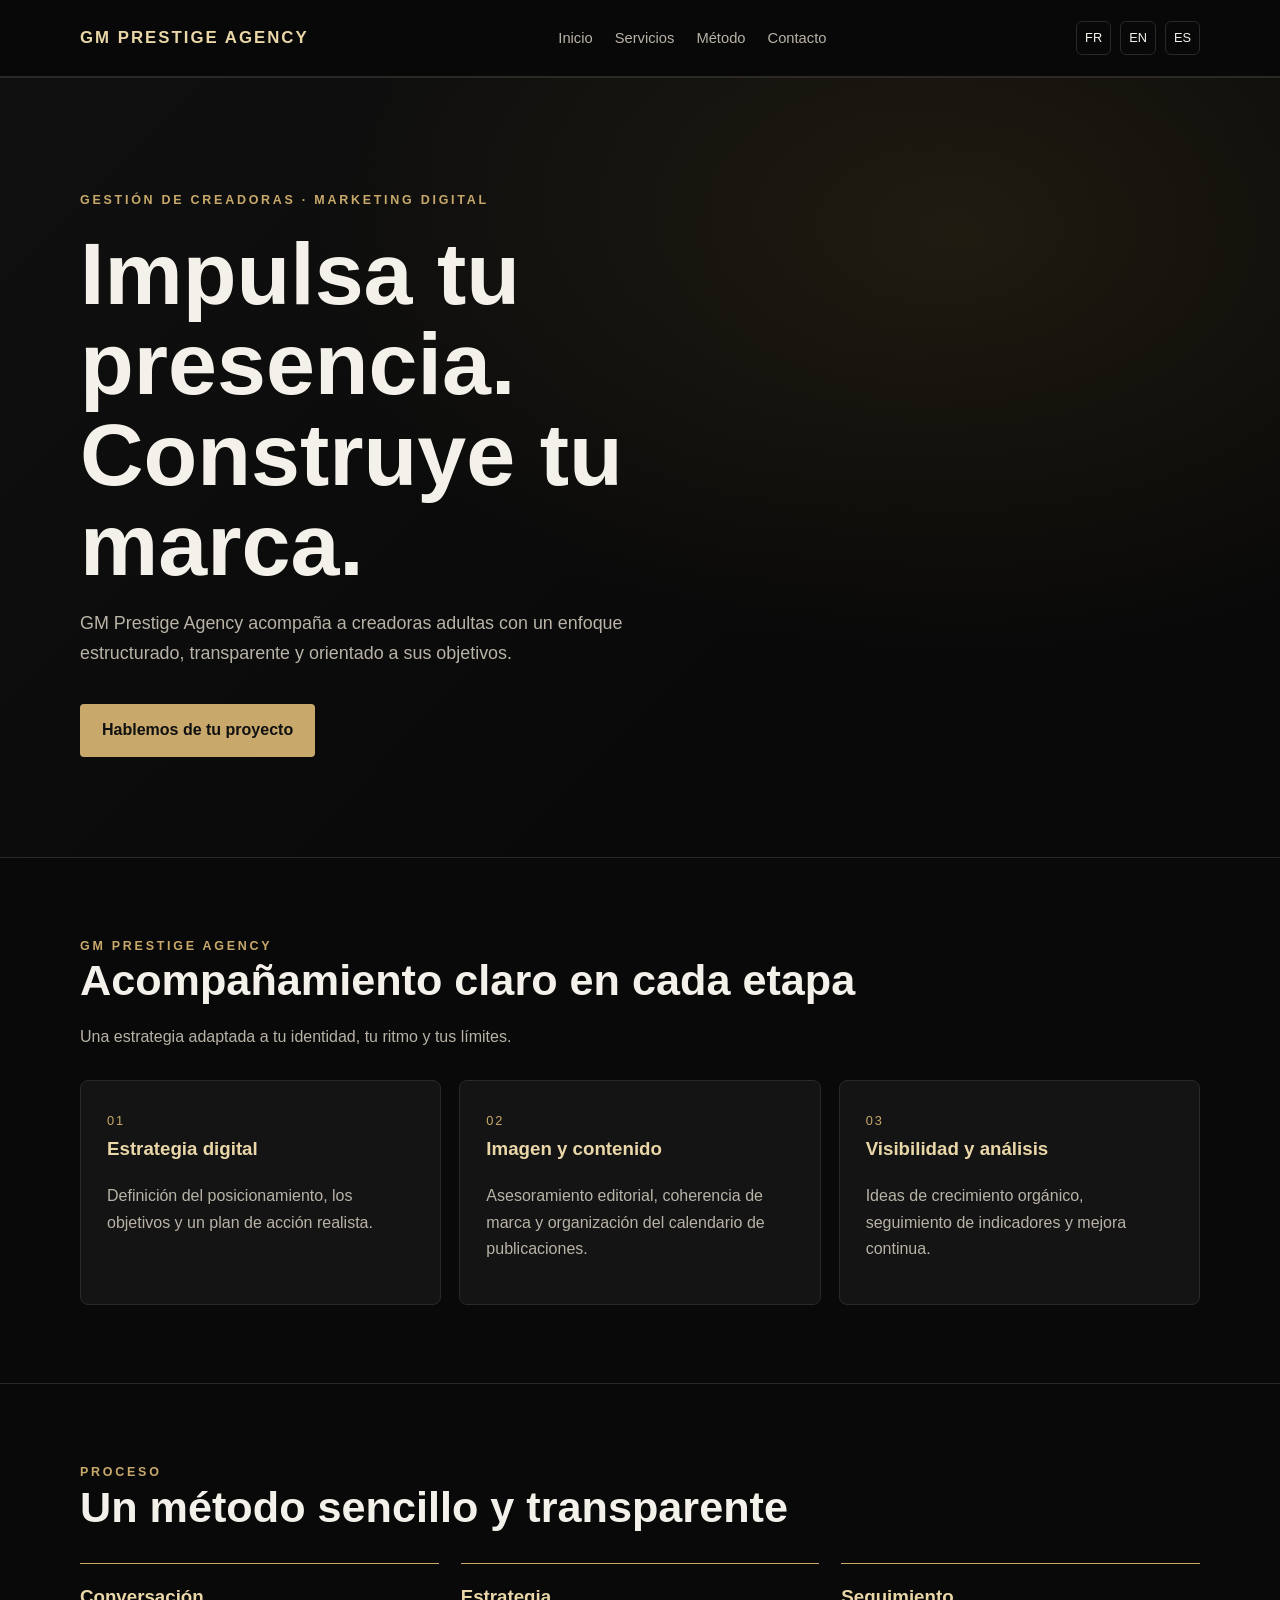
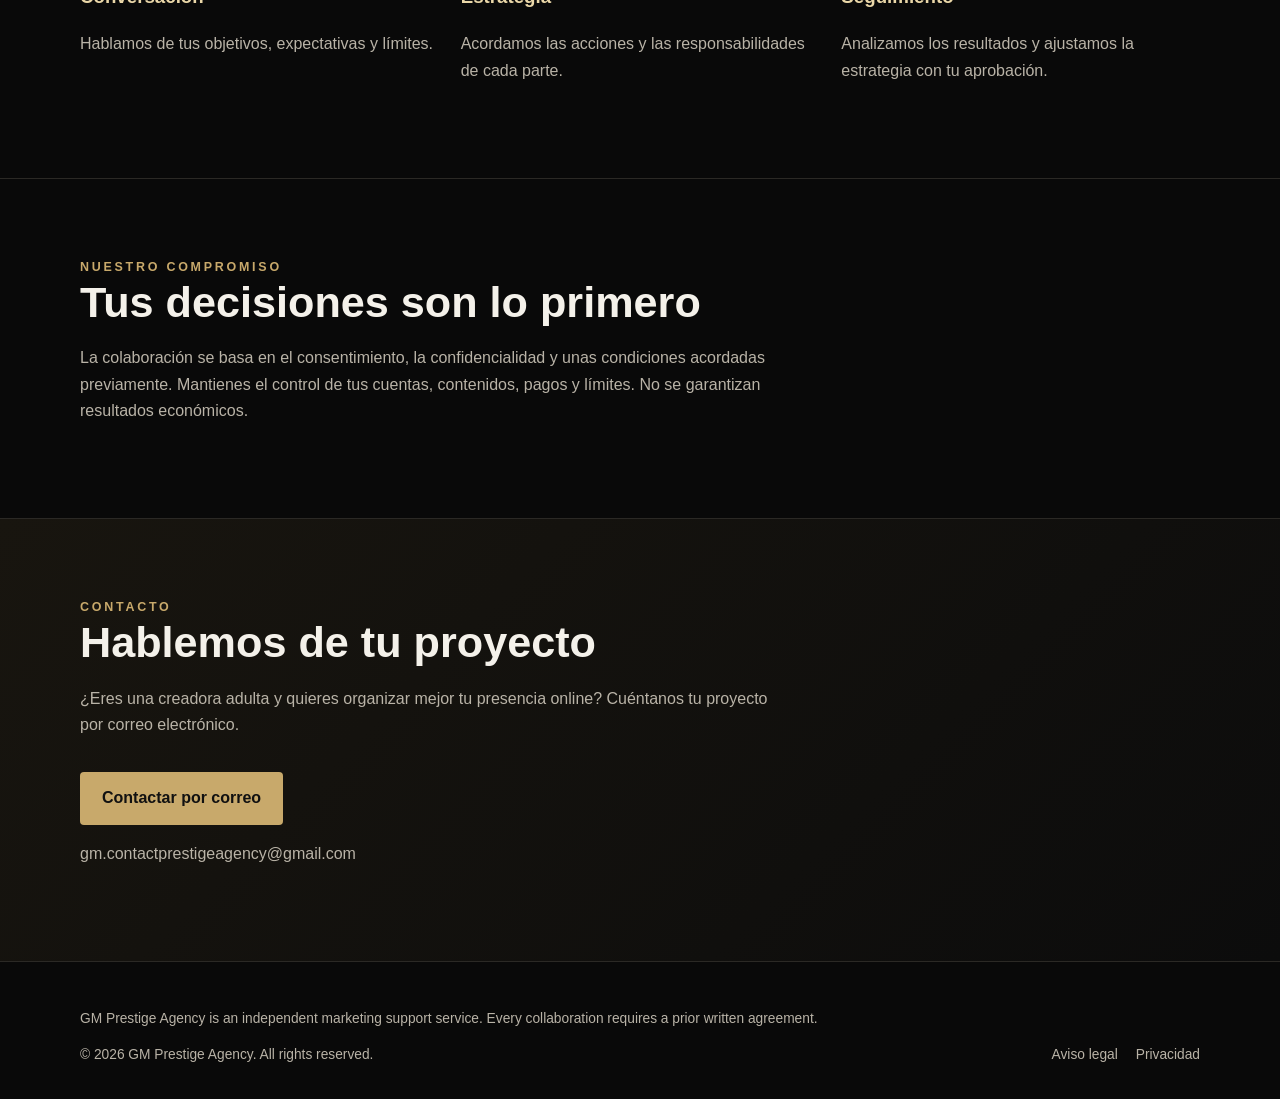
<file: index.html>
<!doctype html>
<html lang="es">
<head>
<meta charset="utf-8"><meta name="viewport" content="width=device-width,initial-scale=1">
<title>GM Prestige Agency | Marketing y desarrollo para creadoras</title><meta name="description" content="GM Prestige Agency acompaña a creadoras adultas con estrategia digital, visibilidad online y desarrollo estructurado de marca.">
<meta name="robots" content="index,follow"><meta name="theme-color" content="#090909">
<link rel="stylesheet" href="../assets/style.css">
</head>
<body>
<header><div class="wrap"><nav>
<a class="brand" href="../index.html">GM PRESTIGE AGENCY</a>
<div class="links"><a href="#home">Inicio</a><a href="#services">Servicios</a><a href="#method">Método</a><a href="#contact">Contacto</a></div>
<div class="lang"><a href="../index.html">FR</a><a href="../en/">EN</a><a href="../es/">ES</a></div>
</nav></div></header>
<main>
<section class="hero" id="home"><div class="wrap"><div class="eyebrow">Gestión de creadoras · Marketing digital</div><h1>Impulsa tu presencia. Construye tu marca.</h1><p>GM Prestige Agency acompaña a creadoras adultas con un enfoque estructurado, transparente y orientado a sus objetivos.</p><a class="btn" href="#contact">Hablemos de tu proyecto</a></div></section>
<section id="services"><div class="wrap"><div class="eyebrow">GM PRESTIGE AGENCY</div><h2>Acompañamiento claro en cada etapa</h2><p class="lead">Una estrategia adaptada a tu identidad, tu ritmo y tus límites.</p><div class="grid">
<article class="card"><span class="num">01</span><h3>Estrategia digital</h3><p>Definición del posicionamiento, los objetivos y un plan de acción realista.</p></article><article class="card"><span class="num">02</span><h3>Imagen y contenido</h3><p>Asesoramiento editorial, coherencia de marca y organización del calendario de publicaciones.</p></article><article class="card"><span class="num">03</span><h3>Visibilidad y análisis</h3><p>Ideas de crecimiento orgánico, seguimiento de indicadores y mejora continua.</p></article>
</div></div></section>
<section id="method"><div class="wrap"><div class="eyebrow">PROCESO</div><h2>Un método sencillo y transparente</h2><div class="steps">
<article class="step"><h3>Conversación</h3><p class="muted">Hablamos de tus objetivos, expectativas y límites.</p></article><article class="step"><h3>Estrategia</h3><p class="muted">Acordamos las acciones y las responsabilidades de cada parte.</p></article><article class="step"><h3>Seguimiento</h3><p class="muted">Analizamos los resultados y ajustamos la estrategia con tu aprobación.</p></article>
</div></div></section>
<section><div class="wrap"><div class="eyebrow">NUESTRO COMPROMISO</div><h2>Tus decisiones son lo primero</h2><p class="lead">La colaboración se basa en el consentimiento, la confidencialidad y unas condiciones acordadas previamente. Mantienes el control de tus cuentas, contenidos, pagos y límites. No se garantizan resultados económicos.</p></div></section>
<section class="contact" id="contact"><div class="wrap"><div class="eyebrow">CONTACTO</div><h2>Hablemos de tu proyecto</h2><p class="lead">¿Eres una creadora adulta y quieres organizar mejor tu presencia online? Cuéntanos tu proyecto por correo electrónico.</p><a class="btn" href="mailto:gm.contactprestigeagency@gmail.com?subject=GM%20Prestige%20Agency">Contactar por correo</a><p class="muted">gm.contactprestigeagency@gmail.com</p></div></section>
</main>
<footer><div class="wrap"><p>GM Prestige Agency is an independent marketing support service. Every collaboration requires a prior written agreement.</p><div class="foot"><span>© 2026 GM Prestige Agency. All rights reserved.</span><div class="footlinks"><a href="../mentions-legales.html">Aviso legal</a><a href="../confidentialite.html">Privacidad</a></div></div></div></footer>
</body></html>
</file>
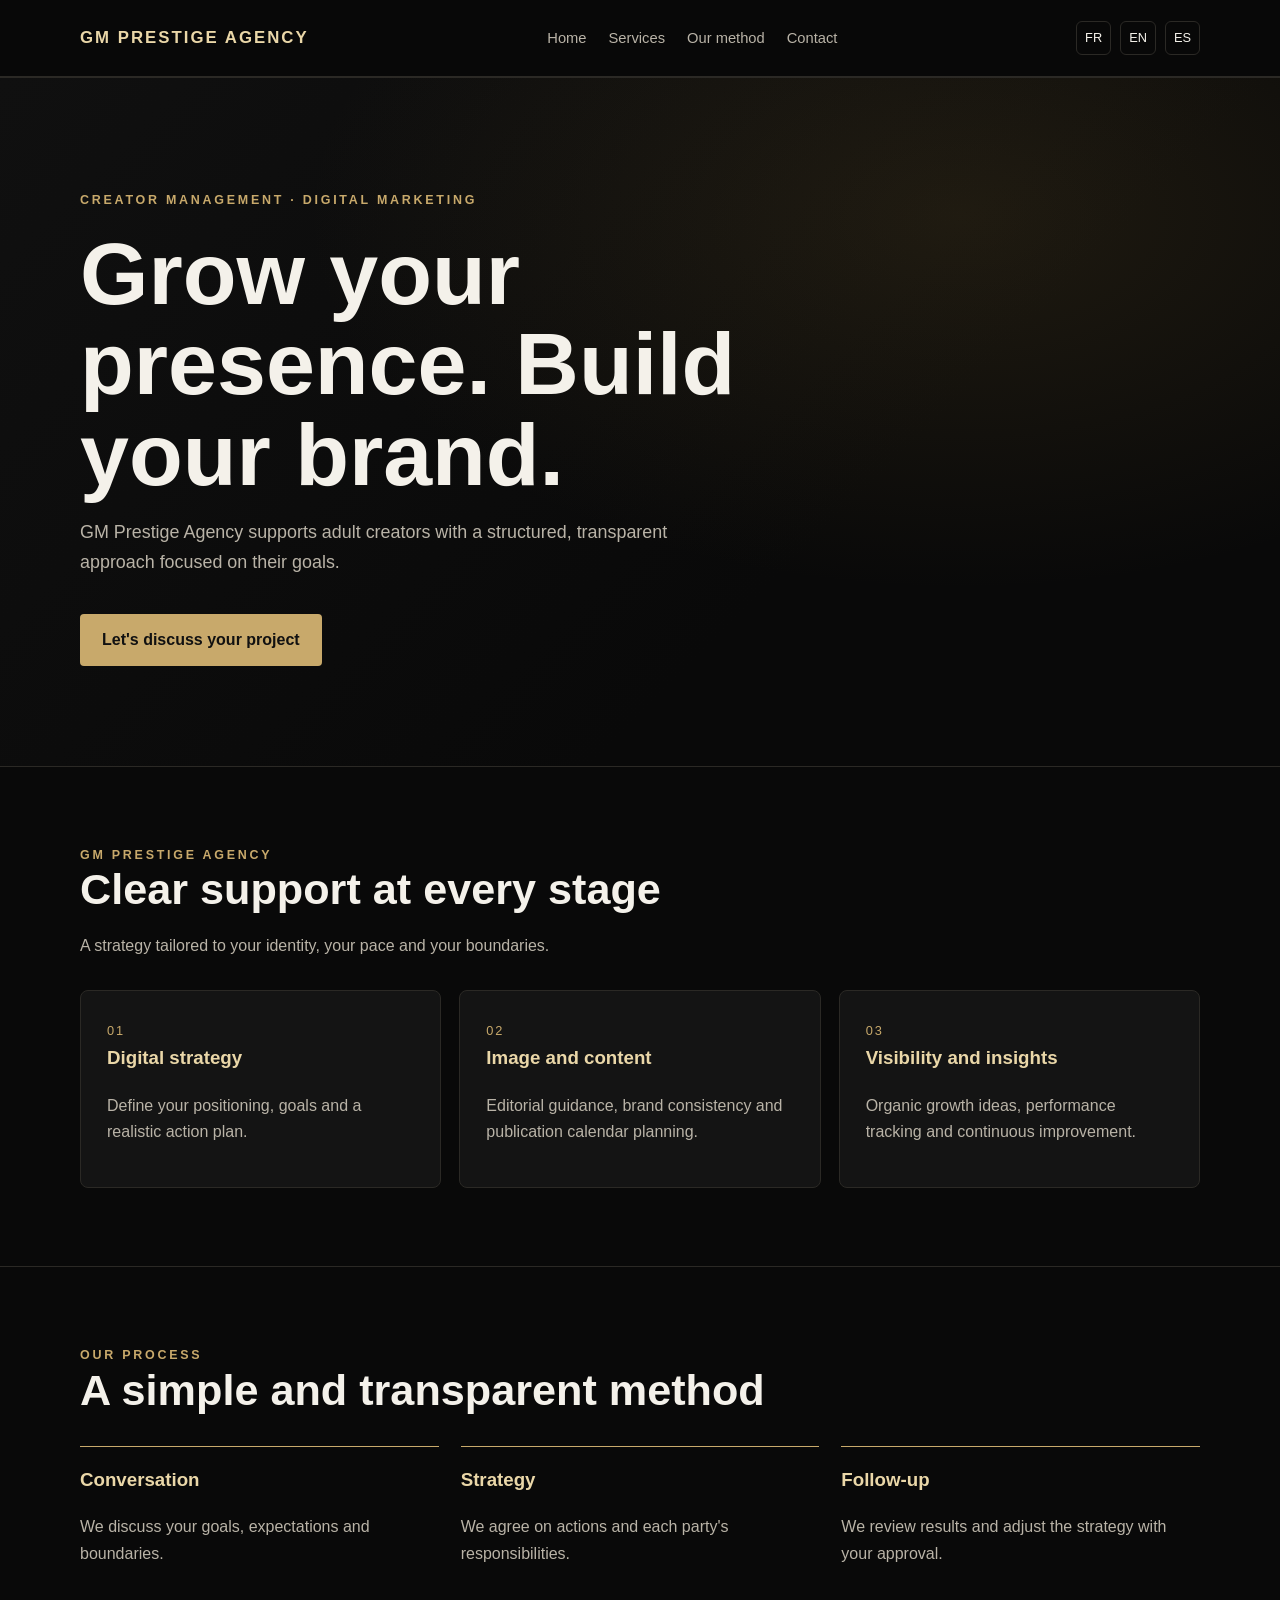
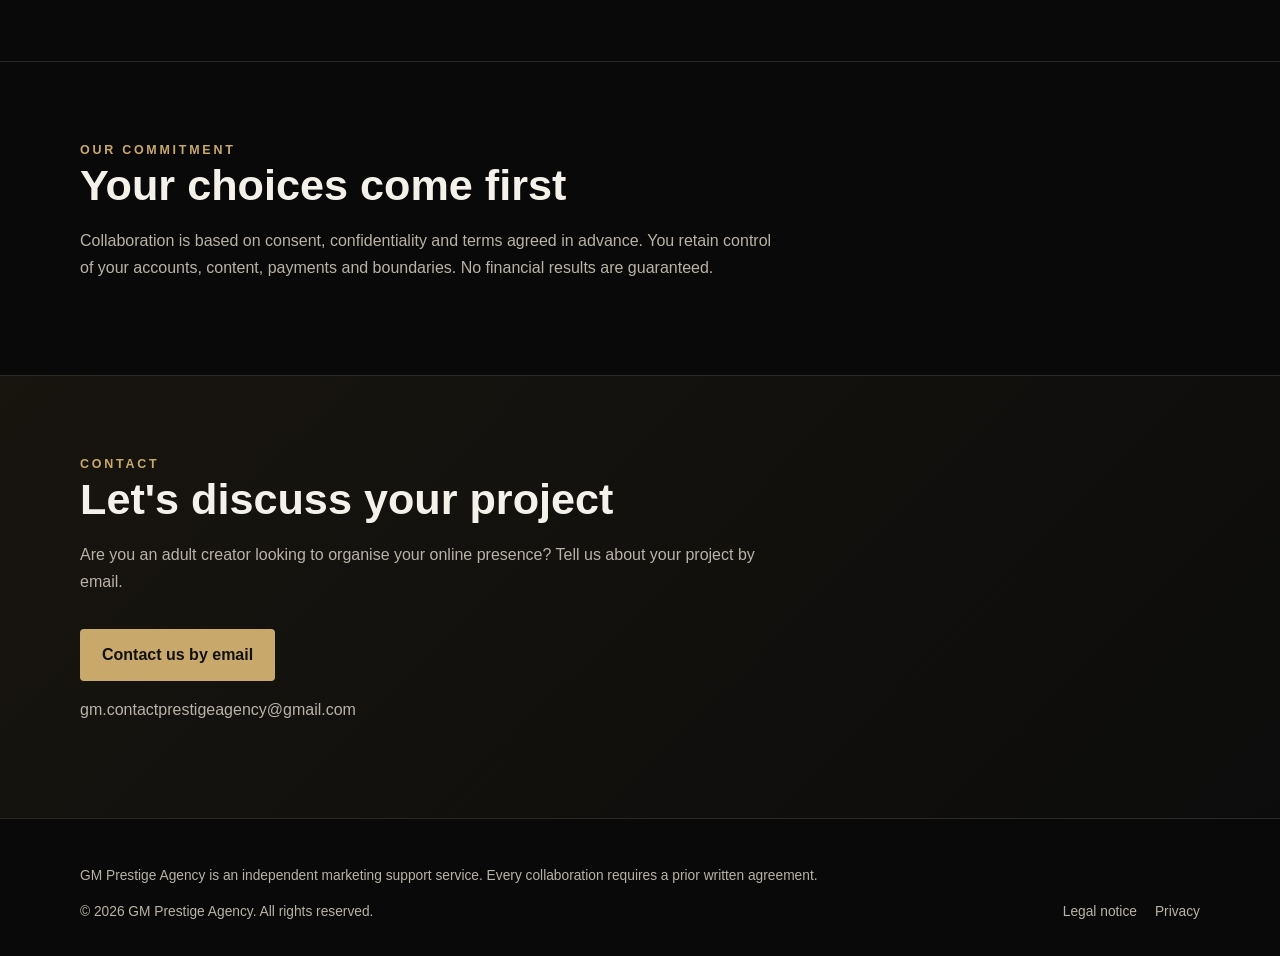
<file: en/index.html>
<!doctype html>
<html lang="en">
<head>
<meta charset="utf-8"><meta name="viewport" content="width=device-width,initial-scale=1">
<title>GM Prestige Agency | Marketing and growth support for creators</title><meta name="description" content="GM Prestige Agency supports adult creators with digital strategy, online visibility and structured brand development.">
<meta name="robots" content="index,follow"><meta name="theme-color" content="#090909">
<link rel="stylesheet" href="../assets/style.css">
</head>
<body>
<header><div class="wrap"><nav>
<a class="brand" href="../index.html">GM PRESTIGE AGENCY</a>
<div class="links"><a href="#home">Home</a><a href="#services">Services</a><a href="#method">Our method</a><a href="#contact">Contact</a></div>
<div class="lang"><a href="../index.html">FR</a><a href="../en/">EN</a><a href="../es/">ES</a></div>
</nav></div></header>
<main>
<section class="hero" id="home"><div class="wrap"><div class="eyebrow">Creator management · Digital marketing</div><h1>Grow your presence. Build your brand.</h1><p>GM Prestige Agency supports adult creators with a structured, transparent approach focused on their goals.</p><a class="btn" href="#contact">Let's discuss your project</a></div></section>
<section id="services"><div class="wrap"><div class="eyebrow">GM PRESTIGE AGENCY</div><h2>Clear support at every stage</h2><p class="lead">A strategy tailored to your identity, your pace and your boundaries.</p><div class="grid">
<article class="card"><span class="num">01</span><h3>Digital strategy</h3><p>Define your positioning, goals and a realistic action plan.</p></article><article class="card"><span class="num">02</span><h3>Image and content</h3><p>Editorial guidance, brand consistency and publication calendar planning.</p></article><article class="card"><span class="num">03</span><h3>Visibility and insights</h3><p>Organic growth ideas, performance tracking and continuous improvement.</p></article>
</div></div></section>
<section id="method"><div class="wrap"><div class="eyebrow">OUR PROCESS</div><h2>A simple and transparent method</h2><div class="steps">
<article class="step"><h3>Conversation</h3><p class="muted">We discuss your goals, expectations and boundaries.</p></article><article class="step"><h3>Strategy</h3><p class="muted">We agree on actions and each party's responsibilities.</p></article><article class="step"><h3>Follow-up</h3><p class="muted">We review results and adjust the strategy with your approval.</p></article>
</div></div></section>
<section><div class="wrap"><div class="eyebrow">OUR COMMITMENT</div><h2>Your choices come first</h2><p class="lead">Collaboration is based on consent, confidentiality and terms agreed in advance. You retain control of your accounts, content, payments and boundaries. No financial results are guaranteed.</p></div></section>
<section class="contact" id="contact"><div class="wrap"><div class="eyebrow">CONTACT</div><h2>Let's discuss your project</h2><p class="lead">Are you an adult creator looking to organise your online presence? Tell us about your project by email.</p><a class="btn" href="mailto:gm.contactprestigeagency@gmail.com?subject=GM%20Prestige%20Agency">Contact us by email</a><p class="muted">gm.contactprestigeagency@gmail.com</p></div></section>
</main>
<footer><div class="wrap"><p>GM Prestige Agency is an independent marketing support service. Every collaboration requires a prior written agreement.</p><div class="foot"><span>© 2026 GM Prestige Agency. All rights reserved.</span><div class="footlinks"><a href="../mentions-legales.html">Legal notice</a><a href="../confidentialite.html">Privacy</a></div></div></div></footer>
</body></html>
</file>
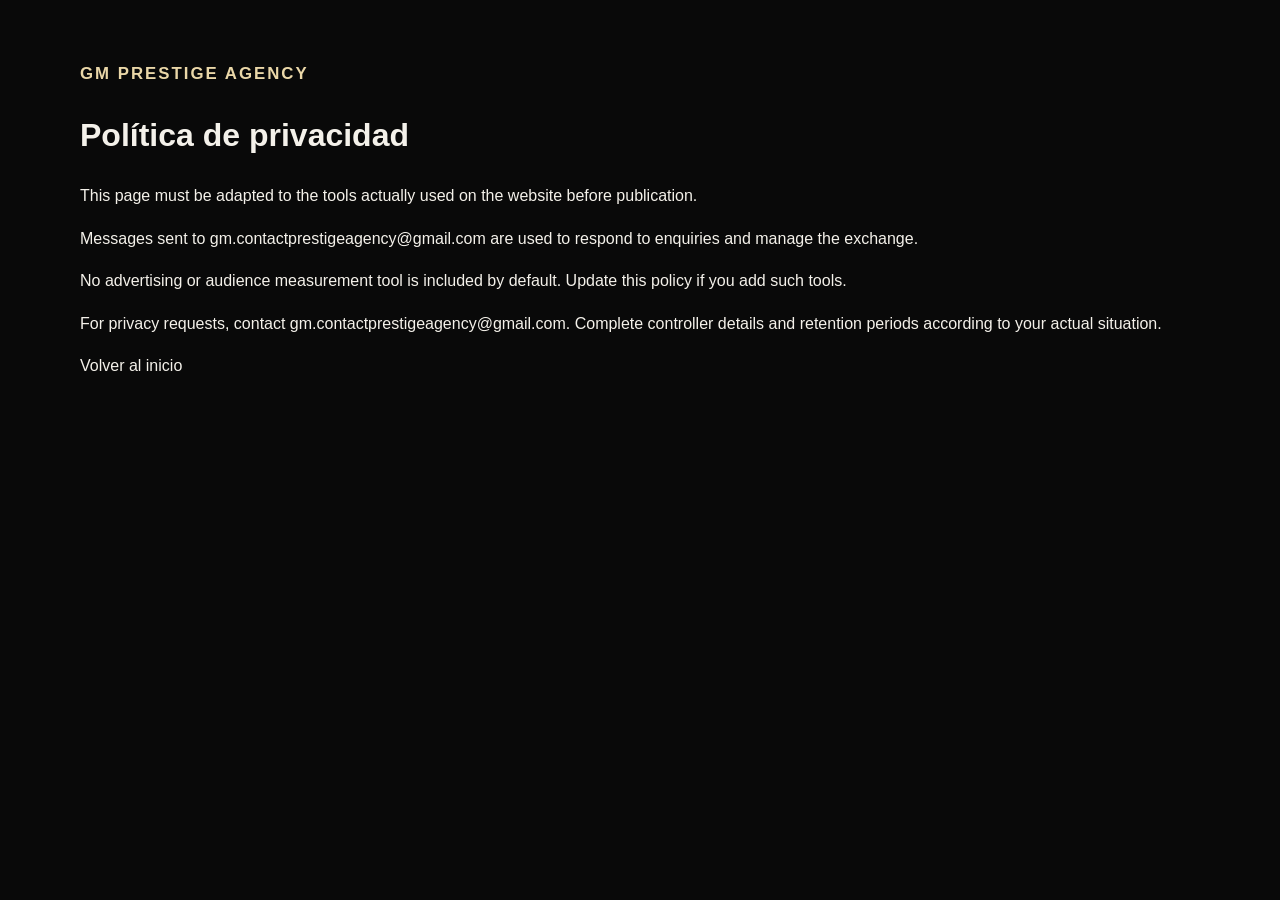
<file: confidentialite.html>
<!doctype html><html lang="es"><head><meta charset="utf-8"><meta name="viewport" content="width=device-width,initial-scale=1"><title>Política de privacidad | GM Prestige Agency</title><link rel="stylesheet" href="../assets/style.css"></head><body><main class="wrap" style="padding:60px 0"><a class="brand" href="index.html">GM PRESTIGE AGENCY</a><h1>Política de privacidad</h1><p>This page must be adapted to the tools actually used on the website before publication.</p><p>Messages sent to gm.contactprestigeagency@gmail.com are used to respond to enquiries and manage the exchange.</p><p>No advertising or audience measurement tool is included by default. Update this policy if you add such tools.</p><p>For privacy requests, contact gm.contactprestigeagency@gmail.com. Complete controller details and retention periods according to your actual situation.</p><a href="index.html">Volver al inicio</a></main></body></html>
</file>
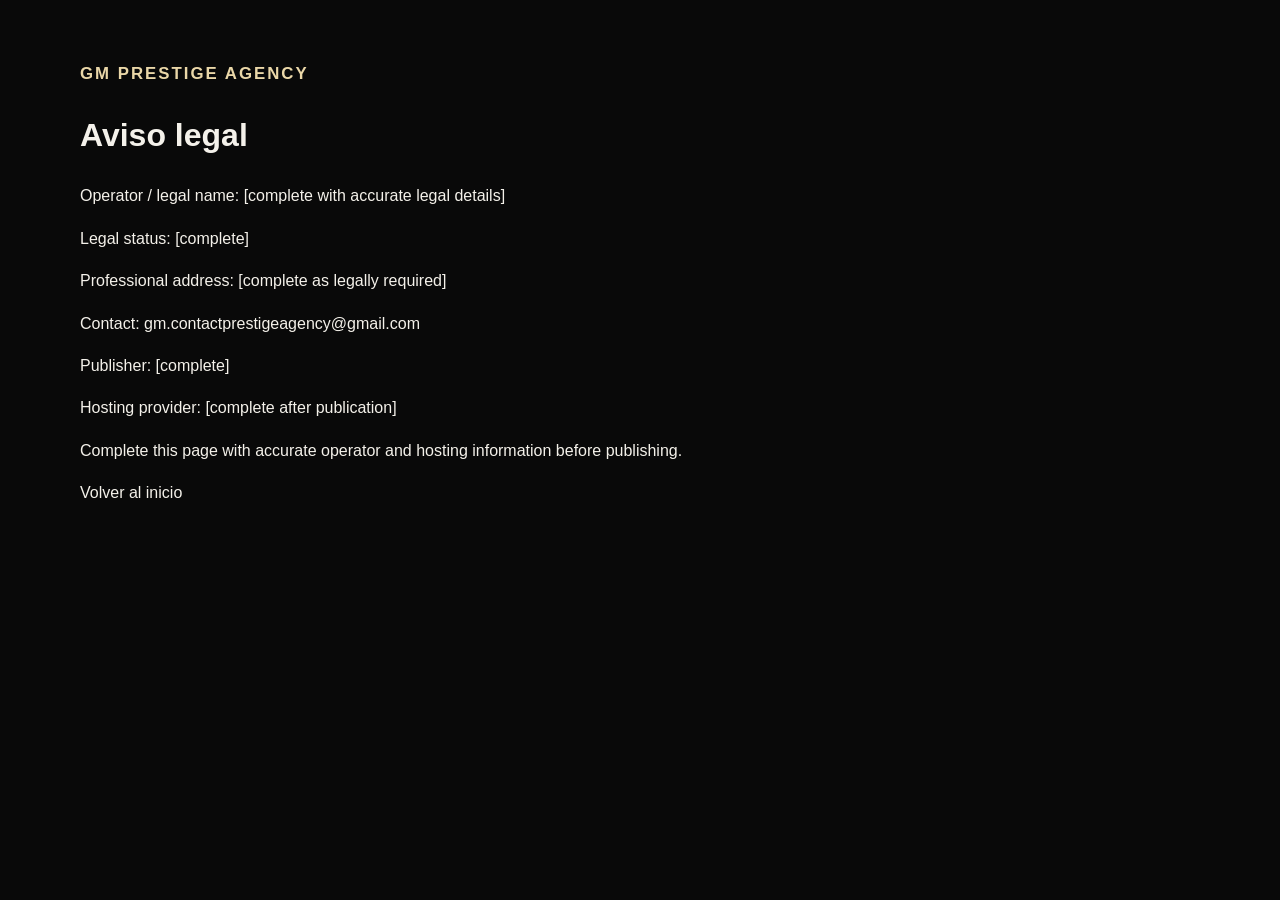
<file: mentions-legales.html>
<!doctype html><html lang="es"><head><meta charset="utf-8"><meta name="viewport" content="width=device-width,initial-scale=1"><title>Aviso legal | GM Prestige Agency</title><link rel="stylesheet" href="../assets/style.css"></head><body><main class="wrap" style="padding:60px 0"><a class="brand" href="index.html">GM PRESTIGE AGENCY</a><h1>Aviso legal</h1><p>Operator / legal name: [complete with accurate legal details]</p><p>Legal status: [complete]</p><p>Professional address: [complete as legally required]</p><p>Contact: gm.contactprestigeagency@gmail.com</p><p>Publisher: [complete]</p><p>Hosting provider: [complete after publication]</p><p>Complete this page with accurate operator and hosting information before publishing.</p><a href="index.html">Volver al inicio</a></main></body></html>
</file>
<file: assets/style.css>
:root{--bg:#090909;--panel:#141414;--gold:#c8a96b;--gold2:#ead7a8;--text:#f4f1ea;--muted:#b9b3a7;--line:#2b2925}
*{box-sizing:border-box}html{scroll-behavior:smooth}body{margin:0;background:var(--bg);color:var(--text);font-family:Inter,Arial,sans-serif;line-height:1.65}
a{color:inherit;text-decoration:none}.wrap{width:min(1120px,92%);margin:auto}
header{position:sticky;top:0;background:#090909ed;border-bottom:1px solid var(--line);z-index:5;backdrop-filter:blur(10px)}
nav{display:flex;align-items:center;justify-content:space-between;gap:18px;min-height:76px}.brand{font-weight:800;letter-spacing:.12em;color:var(--gold2);font-size:1.05rem}.links{display:flex;gap:22px;align-items:center;font-size:.92rem;color:var(--muted)}.links a:hover,.lang a:hover{color:var(--gold2)}.lang{display:flex;gap:9px}.lang a{border:1px solid var(--line);padding:5px 8px;border-radius:6px;font-size:.8rem}
.hero{padding:112px 0 100px;background:radial-gradient(ellipse at 75% 20%,#725b2b35,transparent 48%),linear-gradient(135deg,#101010,#090909 65%)}.eyebrow{color:var(--gold);letter-spacing:.22em;text-transform:uppercase;font-size:.78rem;font-weight:700}.hero h1{font-size:clamp(2.6rem,7vw,5.5rem);line-height:1.03;max-width:850px;margin:18px 0}.hero p{color:var(--muted);font-size:1.12rem;max-width:650px}.btn{display:inline-block;background:var(--gold);color:#111;padding:13px 22px;border-radius:4px;font-weight:800;margin-top:18px}.btn:hover{background:var(--gold2)}section{padding:78px 0;border-top:1px solid var(--line)}h2{font-size:clamp(1.8rem,4vw,2.7rem);line-height:1.15;margin:0 0 18px}h3{color:var(--gold2);margin-top:0}.lead{color:var(--muted);max-width:700px}.grid{display:grid;grid-template-columns:repeat(3,1fr);gap:18px;margin-top:30px}.card{background:var(--panel);border:1px solid var(--line);padding:26px;border-radius:8px}.num{color:var(--gold);font-size:.8rem;letter-spacing:.15em}.card p,.muted{color:var(--muted)}.steps{display:grid;grid-template-columns:repeat(3,1fr);gap:22px;margin-top:30px}.step{border-top:1px solid var(--gold);padding-top:18px}.contact{background:linear-gradient(135deg,#18150f,#0c0c0c)}footer{padding:32px 0;color:var(--muted);font-size:.86rem;border-top:1px solid var(--line)}.foot{display:flex;justify-content:space-between;gap:20px;flex-wrap:wrap}.footlinks{display:flex;gap:18px;flex-wrap:wrap}
@media(max-width:760px){nav{align-items:flex-start;padding:18px 0;flex-wrap:wrap}.links{order:3;width:100%;gap:15px;flex-wrap:wrap}.grid,.steps{grid-template-columns:1fr}.hero{padding:78px 0}.hero p{font-size:1rem}}
</file>
